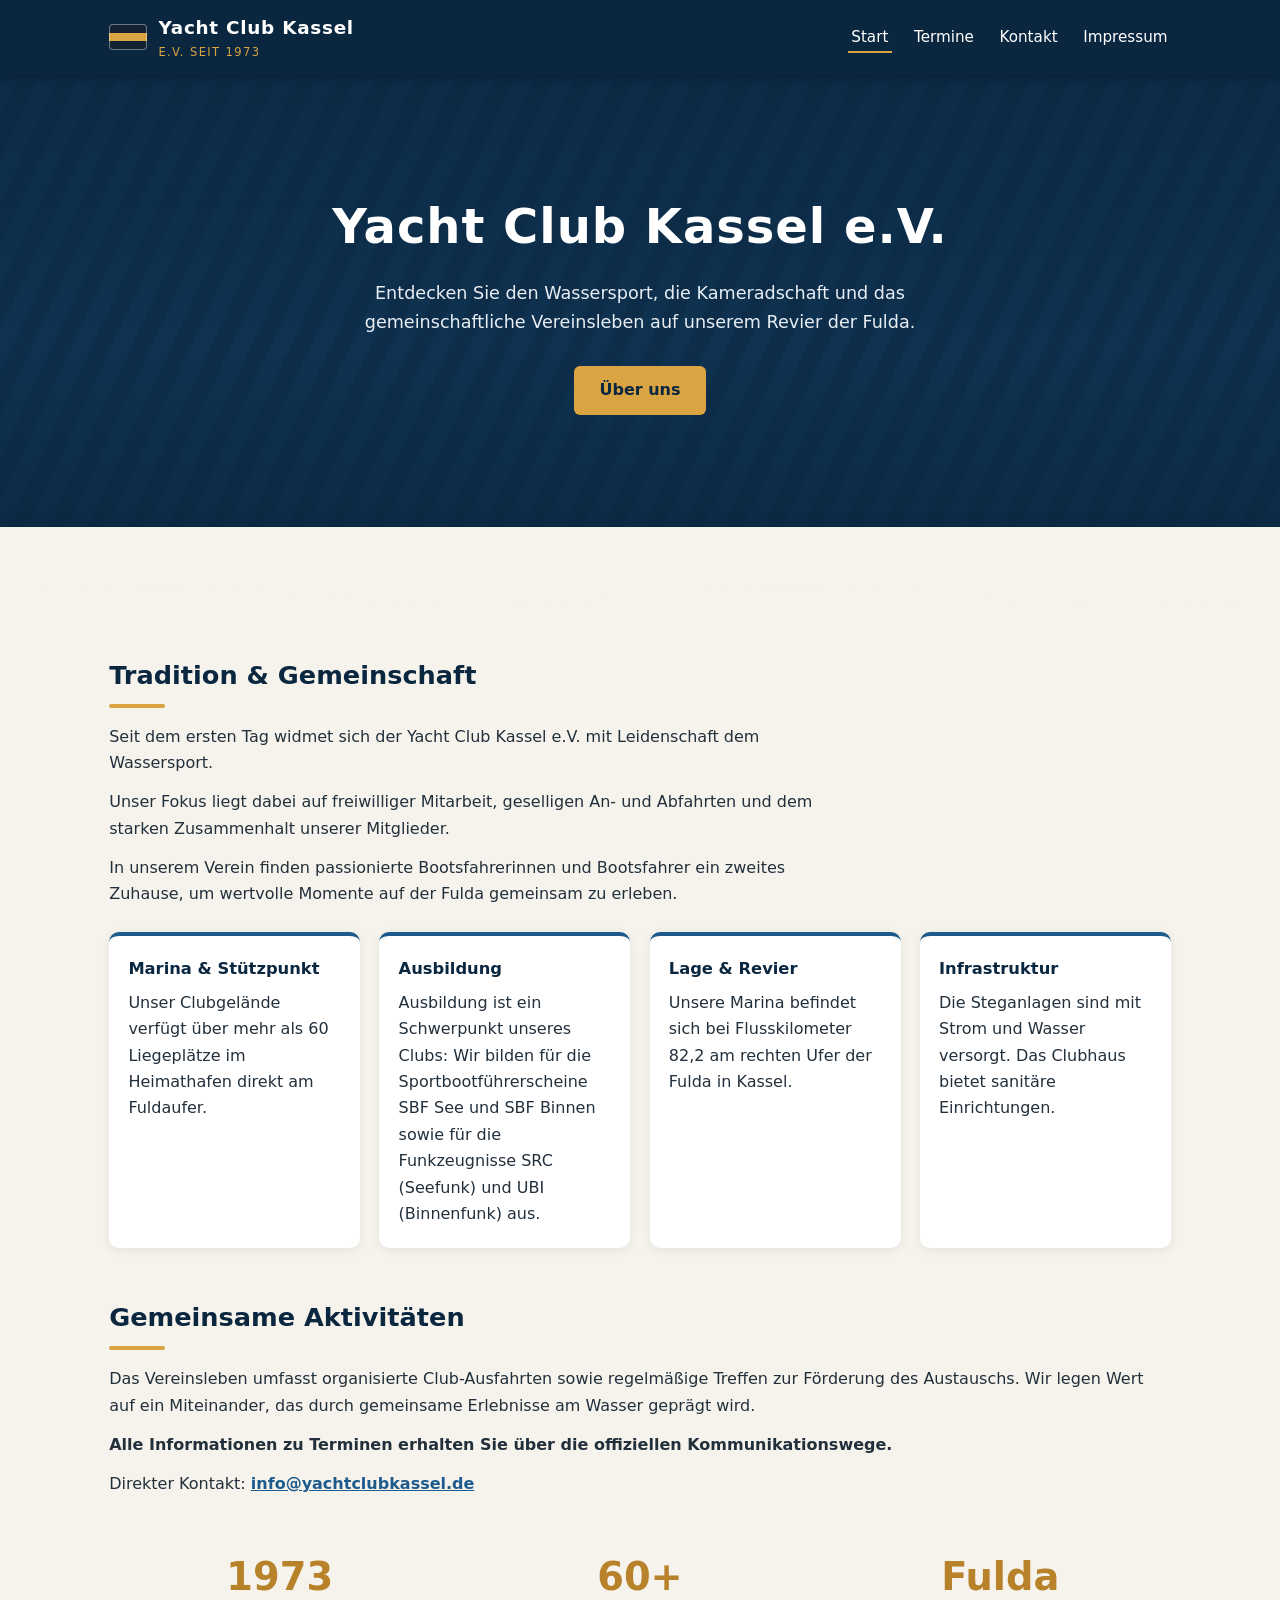
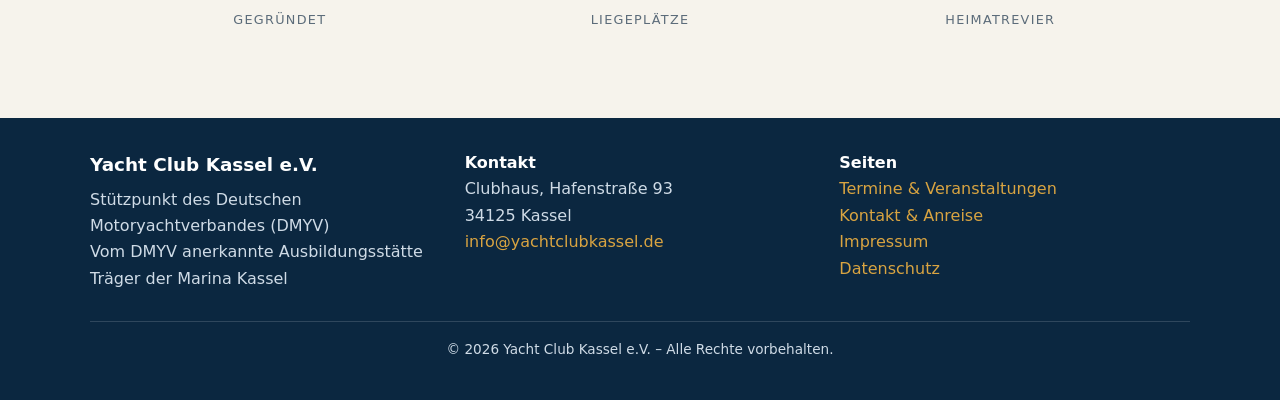
<file: index.html>
<!DOCTYPE html>
<html lang="de">
<head>
  <meta charset="UTF-8">
  <meta name="viewport" content="width=device-width, initial-scale=1.0">
  <title>Startseite | Yacht Club Kassel e.V.</title>
  <meta name="description" content="Der Yacht Club Kassel e.V. – Wassersport, Kameradschaft und Vereinsleben auf der Fulda. Marina mit über 60 Liegeplätzen, Ausbildung für SBF und Funkzeugnisse.">
  <link rel="stylesheet" href="css/styles.css">
</head>
<body>
  <header class="site-header">
    <div class="header-inner">
      <a class="brand" href="index.html">
        <span class="flag" aria-hidden="true"></span>
        <span class="brand-name">Yacht Club Kassel<span>e.V. seit 1973</span></span>
      </a>
      <nav class="main-nav" aria-label="Hauptnavigation">
        <ul>
          <li><a href="index.html" aria-current="page">Start</a></li>
          <li><a href="termine.html">Termine</a></li>
          <li><a href="kontakt.html">Kontakt</a></li>
          <li><a href="impressum.html">Impressum</a></li>
        </ul>
      </nav>
    </div>
  </header>

  <section class="hero">
    <h1>Yacht Club Kassel e.V.</h1>
    <p>Entdecken Sie den Wassersport, die Kameradschaft und das gemeinschaftliche Vereinsleben auf unserem Revier der Fulda.</p>
    <a class="cta" href="#about">Über uns</a>
  </section>
  <svg class="wave" viewBox="0 0 1200 40" preserveAspectRatio="none" aria-hidden="true">
    <path d="M0,40 L0,20 Q150,0 300,20 T600,20 T900,20 T1200,20 L1200,40 Z" fill="#f6f3ec"/>
  </svg>

  <main>
    <section id="about">
      <h2>Tradition &amp; Gemeinschaft</h2>
      <div class="about-text">
        <p>Seit dem ersten Tag widmet sich der Yacht Club Kassel e.V. mit Leidenschaft dem Wassersport.</p>
        <p>Unser Fokus liegt dabei auf freiwilliger Mitarbeit, geselligen An- und Abfahrten und dem starken Zusammenhalt unserer Mitglieder.</p>
        <p>In unserem Verein finden passionierte Bootsfahrerinnen und Bootsfahrer ein zweites Zuhause, um wertvolle Momente auf der Fulda gemeinsam zu erleben.</p>
      </div>
      <div class="cards">
        <div class="card">
          <h3>Marina &amp; Stützpunkt</h3>
          <p>Unser Clubgelände verfügt über mehr als 60 Liegeplätze im Heimathafen direkt am Fuldaufer.</p>
        </div>
        <div class="card">
          <h3>Ausbildung</h3>
          <p>Ausbildung ist ein Schwerpunkt unseres Clubs: Wir bilden für die Sportbootführerscheine SBF See und SBF Binnen sowie für die Funkzeugnisse SRC (Seefunk) und UBI (Binnenfunk) aus.</p>
        </div>
        <div class="card">
          <h3>Lage &amp; Revier</h3>
          <p>Unsere Marina befindet sich bei Flusskilometer 82,2 am rechten Ufer der Fulda in Kassel.</p>
        </div>
        <div class="card">
          <h3>Infrastruktur</h3>
          <p>Die Steganlagen sind mit Strom und Wasser versorgt. Das Clubhaus bietet sanitäre Einrichtungen.</p>
        </div>
      </div>
    </section>

    <section id="aktivitaeten">
      <h2>Gemeinsame Aktivitäten</h2>
      <p>Das Vereinsleben umfasst organisierte Club-Ausfahrten sowie regelmäßige Treffen zur Förderung des Austauschs. Wir legen Wert auf ein Miteinander, das durch gemeinsame Erlebnisse am Wasser geprägt wird.</p>
      <p><strong>Alle Informationen zu Terminen erhalten Sie über die offiziellen Kommunikationswege.</strong></p>
      <p>Direkter Kontakt: <a class="mail" href="mailto:info@yachtclubkassel.de">info@yachtclubkassel.de</a></p>
    </section>

    <section id="zahlen">
      <div class="stats">
        <div class="stat"><div class="num">1973</div><div class="label">Gegründet</div></div>
        <div class="stat"><div class="num">60+</div><div class="label">Liegeplätze</div></div>
        <div class="stat"><div class="num">Fulda</div><div class="label">Heimatrevier</div></div>
      </div>
    </section>
  </main>

  <footer class="site-footer">
    <div class="footer-inner">
      <div>
        <h3>Yacht Club Kassel e.V.</h3>
        <p>Stützpunkt des Deutschen Motoryachtverbandes (DMYV)<br>
        Vom DMYV anerkannte Ausbildungsstätte<br>
        Träger der Marina Kassel</p>
      </div>
      <div>
        <strong>Kontakt</strong><br>
        Clubhaus, Hafenstraße 93<br>
        34125 Kassel<br>
        <a href="mailto:info@yachtclubkassel.de">info@yachtclubkassel.de</a>
      </div>
      <div>
        <strong>Seiten</strong><br>
        <a href="termine.html">Termine &amp; Veranstaltungen</a><br>
        <a href="kontakt.html">Kontakt &amp; Anreise</a><br>
        <a href="impressum.html">Impressum</a><br>
        <a href="datenschutz.html">Datenschutz</a>
      </div>
    </div>
    <div class="footer-bottom">© 2026 Yacht Club Kassel e.V. – Alle Rechte vorbehalten.</div>
  </footer>
</body>
</html>
</file>
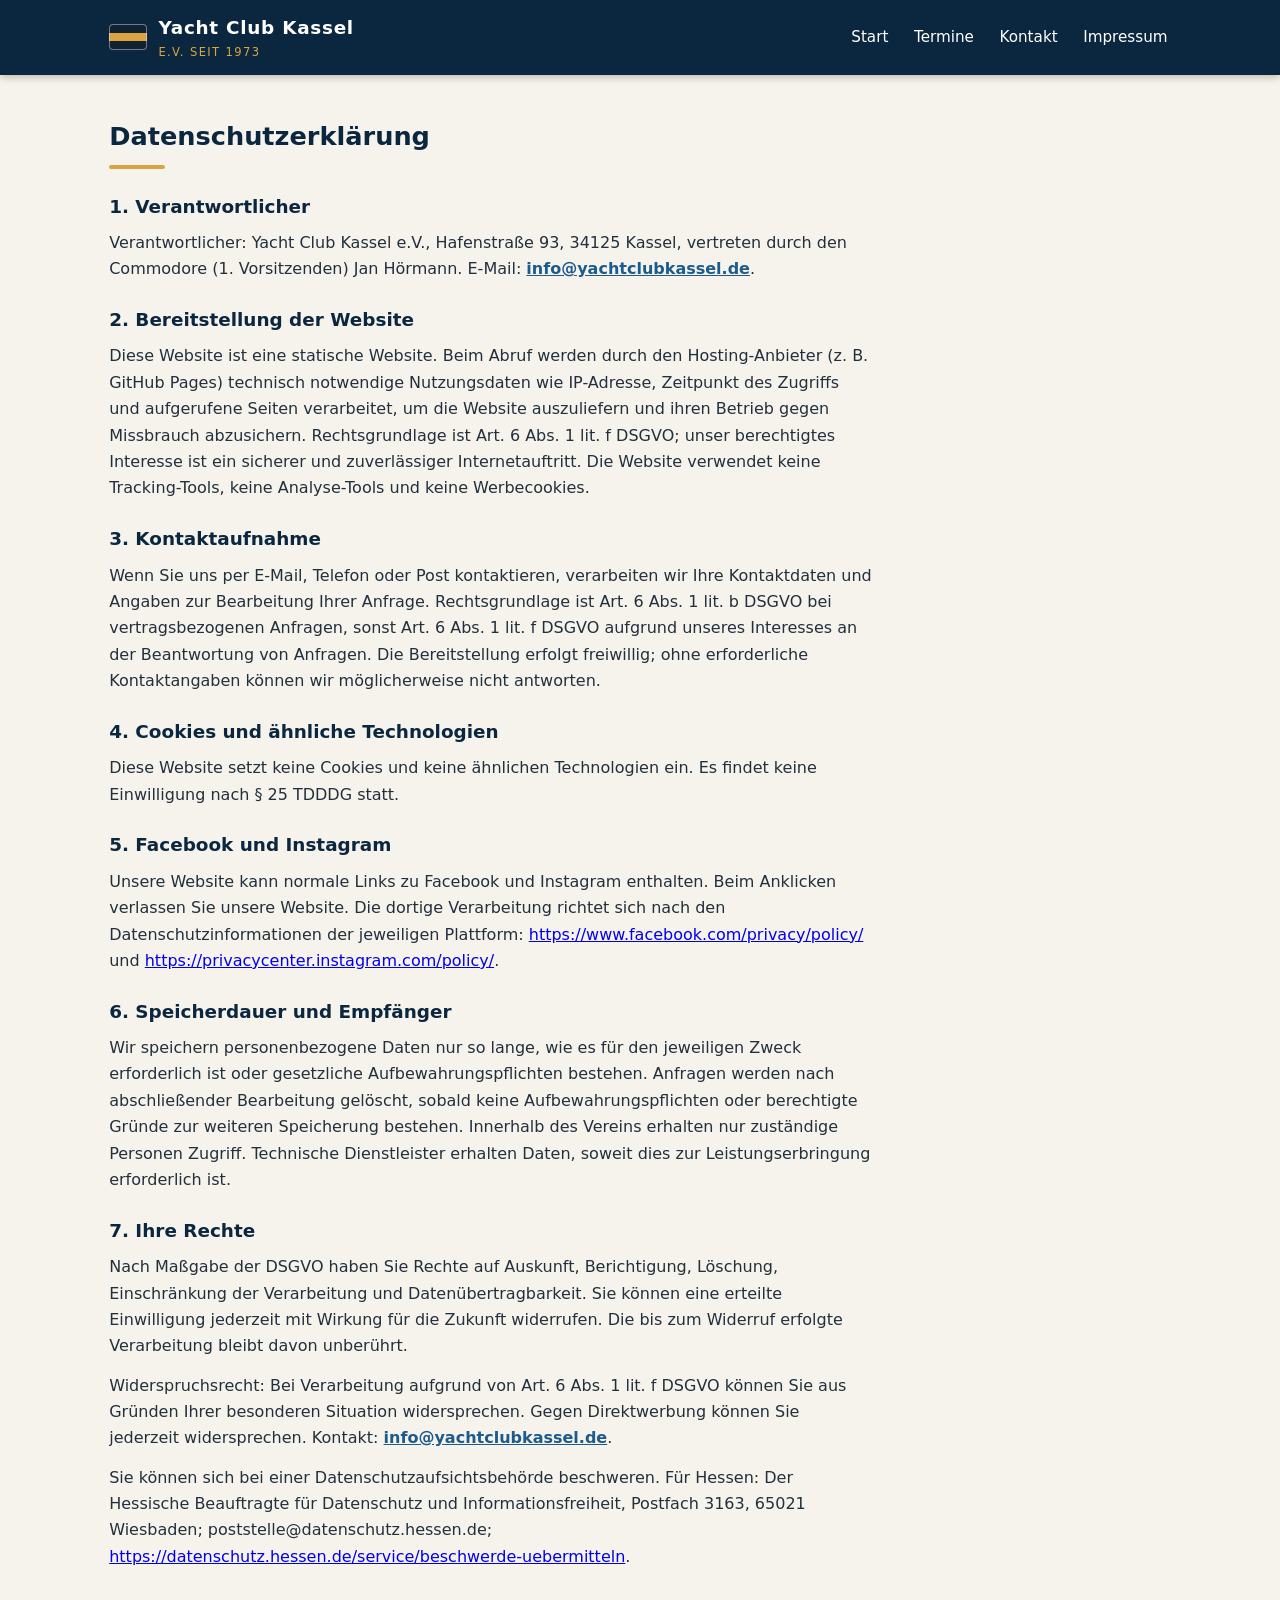
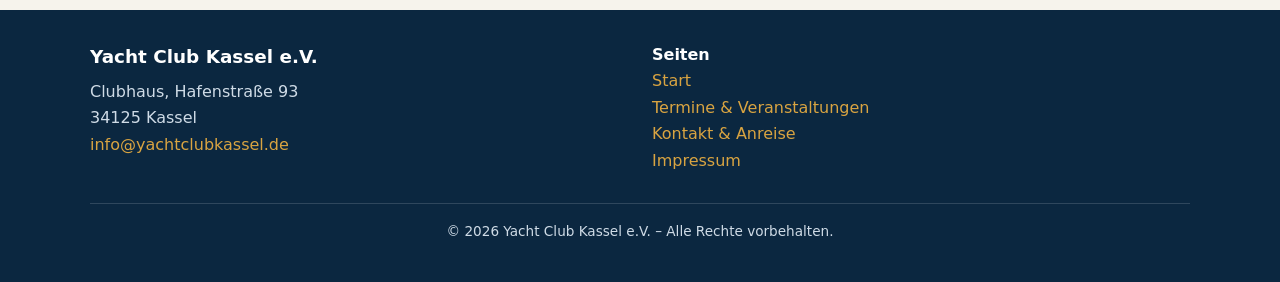
<file: datenschutz.html>
<!DOCTYPE html>
<html lang="de">
<head>
  <meta charset="UTF-8">
  <meta name="viewport" content="width=device-width, initial-scale=1.0">
  <title>Datenschutz | Yacht Club Kassel e.V.</title>
  <link rel="stylesheet" href="css/styles.css">
</head>
<body>
  <header class="site-header">
    <div class="header-inner">
      <a class="brand" href="index.html">
        <span class="flag" aria-hidden="true"></span>
        <span class="brand-name">Yacht Club Kassel<span>e.V. seit 1973</span></span>
      </a>
      <nav class="main-nav" aria-label="Hauptnavigation">
        <ul>
          <li><a href="index.html">Start</a></li>
          <li><a href="termine.html">Termine</a></li>
          <li><a href="kontakt.html">Kontakt</a></li>
          <li><a href="impressum.html">Impressum</a></li>
        </ul>
      </nav>
    </div>
  </header>

  <main class="legal">
    <h2>Datenschutzerklärung</h2>

    <h3>1. Verantwortlicher</h3>
    <p>Verantwortlicher: Yacht Club Kassel e.V., Hafenstraße 93, 34125 Kassel, vertreten durch den Commodore (1. Vorsitzenden) Jan Hörmann. E-Mail: <a class="mail" href="mailto:info@yachtclubkassel.de">info@yachtclubkassel.de</a>.</p>

    <h3>2. Bereitstellung der Website</h3>
    <p>Diese Website ist eine statische Website. Beim Abruf werden durch den Hosting-Anbieter (z. B. GitHub Pages) technisch notwendige Nutzungsdaten wie IP-Adresse, Zeitpunkt des Zugriffs und aufgerufene Seiten verarbeitet, um die Website auszuliefern und ihren Betrieb gegen Missbrauch abzusichern. Rechtsgrundlage ist Art. 6 Abs. 1 lit. f DSGVO; unser berechtigtes Interesse ist ein sicherer und zuverlässiger Internetauftritt. Die Website verwendet keine Tracking-Tools, keine Analyse-Tools und keine Werbecookies.</p>

    <h3>3. Kontaktaufnahme</h3>
    <p>Wenn Sie uns per E-Mail, Telefon oder Post kontaktieren, verarbeiten wir Ihre Kontaktdaten und Angaben zur Bearbeitung Ihrer Anfrage. Rechtsgrundlage ist Art. 6 Abs. 1 lit. b DSGVO bei vertragsbezogenen Anfragen, sonst Art. 6 Abs. 1 lit. f DSGVO aufgrund unseres Interesses an der Beantwortung von Anfragen. Die Bereitstellung erfolgt freiwillig; ohne erforderliche Kontaktangaben können wir möglicherweise nicht antworten.</p>

    <h3>4. Cookies und ähnliche Technologien</h3>
    <p>Diese Website setzt keine Cookies und keine ähnlichen Technologien ein. Es findet keine Einwilligung nach § 25 TDDDG statt.</p>

    <h3>5. Facebook und Instagram</h3>
    <p>Unsere Website kann normale Links zu Facebook und Instagram enthalten. Beim Anklicken verlassen Sie unsere Website. Die dortige Verarbeitung richtet sich nach den Datenschutzinformationen der jeweiligen Plattform: <a href="https://www.facebook.com/privacy/policy/" rel="noopener">https://www.facebook.com/privacy/policy/</a> und <a href="https://privacycenter.instagram.com/policy/" rel="noopener">https://privacycenter.instagram.com/policy/</a>.</p>

    <h3>6. Speicherdauer und Empfänger</h3>
    <p>Wir speichern personenbezogene Daten nur so lange, wie es für den jeweiligen Zweck erforderlich ist oder gesetzliche Aufbewahrungspflichten bestehen. Anfragen werden nach abschließender Bearbeitung gelöscht, sobald keine Aufbewahrungspflichten oder berechtigte Gründe zur weiteren Speicherung bestehen. Innerhalb des Vereins erhalten nur zuständige Personen Zugriff. Technische Dienstleister erhalten Daten, soweit dies zur Leistungserbringung erforderlich ist.</p>

    <h3>7. Ihre Rechte</h3>
    <p>Nach Maßgabe der DSGVO haben Sie Rechte auf Auskunft, Berichtigung, Löschung, Einschränkung der Verarbeitung und Datenübertragbarkeit. Sie können eine erteilte Einwilligung jederzeit mit Wirkung für die Zukunft widerrufen. Die bis zum Widerruf erfolgte Verarbeitung bleibt davon unberührt.</p>
    <p>Widerspruchsrecht: Bei Verarbeitung aufgrund von Art. 6 Abs. 1 lit. f DSGVO können Sie aus Gründen Ihrer besonderen Situation widersprechen. Gegen Direktwerbung können Sie jederzeit widersprechen. Kontakt: <a class="mail" href="mailto:info@yachtclubkassel.de">info@yachtclubkassel.de</a>.</p>
    <p>Sie können sich bei einer Datenschutzaufsichtsbehörde beschweren. Für Hessen: Der Hessische Beauftragte für Datenschutz und Informationsfreiheit, Postfach 3163, 65021 Wiesbaden; poststelle@datenschutz.hessen.de; <a href="https://datenschutz.hessen.de/service/beschwerde-uebermitteln" rel="noopener">https://datenschutz.hessen.de/service/beschwerde-uebermitteln</a>.</p>
  </main>

  <footer class="site-footer">
    <div class="footer-inner">
      <div>
        <h3>Yacht Club Kassel e.V.</h3>
        <p>Clubhaus, Hafenstraße 93<br>34125 Kassel<br>
        <a href="mailto:info@yachtclubkassel.de">info@yachtclubkassel.de</a></p>
      </div>
      <div>
        <strong>Seiten</strong><br>
        <a href="index.html">Start</a><br>
        <a href="termine.html">Termine &amp; Veranstaltungen</a><br>
        <a href="kontakt.html">Kontakt &amp; Anreise</a><br>
        <a href="impressum.html">Impressum</a>
      </div>
    </div>
    <div class="footer-bottom">© 2026 Yacht Club Kassel e.V. – Alle Rechte vorbehalten.</div>
  </footer>
</body>
</html>
</file>
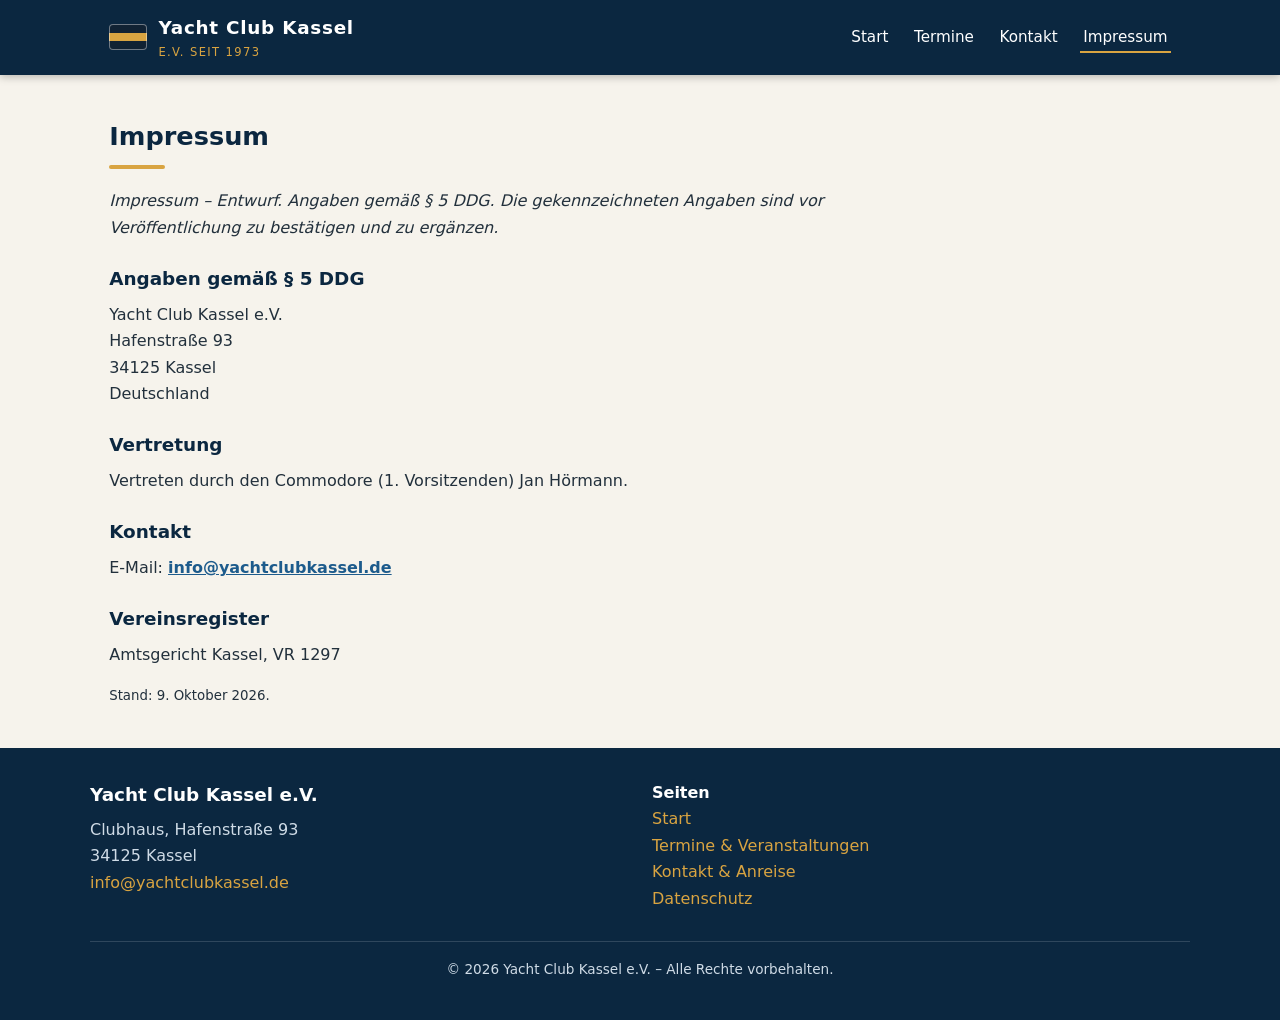
<file: impressum.html>
<!DOCTYPE html>
<html lang="de">
<head>
  <meta charset="UTF-8">
  <meta name="viewport" content="width=device-width, initial-scale=1.0">
  <title>Impressum | Yacht Club Kassel e.V.</title>
  <link rel="stylesheet" href="css/styles.css">
</head>
<body>
  <header class="site-header">
    <div class="header-inner">
      <a class="brand" href="index.html">
        <span class="flag" aria-hidden="true"></span>
        <span class="brand-name">Yacht Club Kassel<span>e.V. seit 1973</span></span>
      </a>
      <nav class="main-nav" aria-label="Hauptnavigation">
        <ul>
          <li><a href="index.html">Start</a></li>
          <li><a href="termine.html">Termine</a></li>
          <li><a href="kontakt.html">Kontakt</a></li>
          <li><a href="impressum.html" aria-current="page">Impressum</a></li>
        </ul>
      </nav>
    </div>
  </header>

  <main class="legal">
    <h2>Impressum</h2>
    <p><em>Impressum – Entwurf. Angaben gemäß § 5 DDG. Die gekennzeichneten Angaben sind vor Veröffentlichung zu bestätigen und zu ergänzen.</em></p>

    <h3>Angaben gemäß § 5 DDG</h3>
    <p>Yacht Club Kassel e.V.<br>
    Hafenstraße 93<br>
    34125 Kassel<br>
    Deutschland</p>

    <h3>Vertretung</h3>
    <p>Vertreten durch den Commodore (1. Vorsitzenden) Jan Hörmann.</p>

    <h3>Kontakt</h3>
    <p>E-Mail: <a class="mail" href="mailto:info@yachtclubkassel.de">info@yachtclubkassel.de</a></p>

    <h3>Vereinsregister</h3>
    <p>Amtsgericht Kassel, VR 1297</p>

    <p><small>Stand: 9. Oktober 2026.</small></p>
  </main>

  <footer class="site-footer">
    <div class="footer-inner">
      <div>
        <h3>Yacht Club Kassel e.V.</h3>
        <p>Clubhaus, Hafenstraße 93<br>34125 Kassel<br>
        <a href="mailto:info@yachtclubkassel.de">info@yachtclubkassel.de</a></p>
      </div>
      <div>
        <strong>Seiten</strong><br>
        <a href="index.html">Start</a><br>
        <a href="termine.html">Termine &amp; Veranstaltungen</a><br>
        <a href="kontakt.html">Kontakt &amp; Anreise</a><br>
        <a href="datenschutz.html">Datenschutz</a>
      </div>
    </div>
    <div class="footer-bottom">© 2026 Yacht Club Kassel e.V. – Alle Rechte vorbehalten.</div>
  </footer>
</body>
</html>
</file>
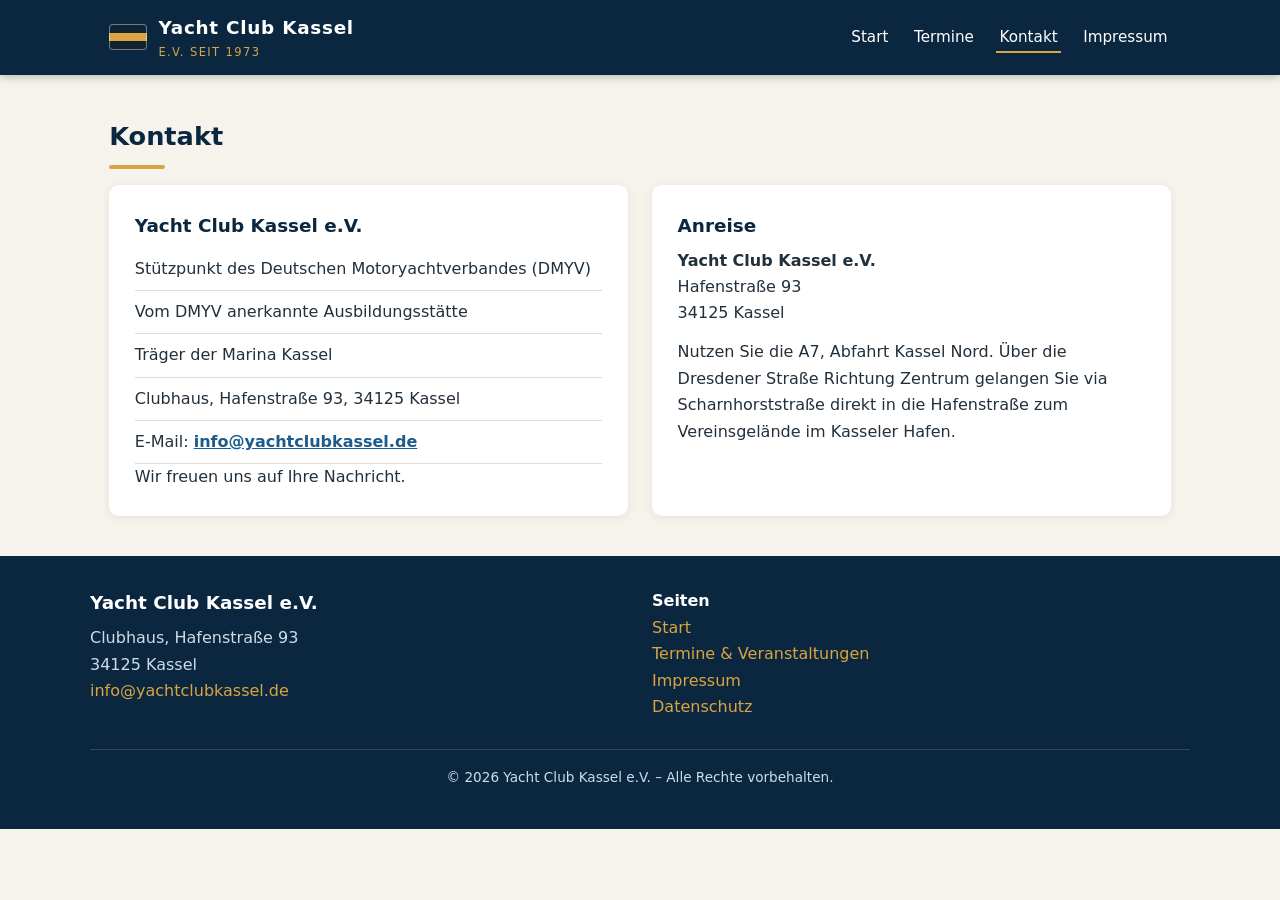
<file: kontakt.html>
<!DOCTYPE html>
<html lang="de">
<head>
  <meta charset="UTF-8">
  <meta name="viewport" content="width=device-width, initial-scale=1.0">
  <title>Kontakt &amp; Anreise | Yacht Club Kassel e.V.</title>
  <meta name="description" content="Kontakt und Anreise zum Yacht Club Kassel e.V.: Clubhaus Hafenstraße 93, 34125 Kassel, direkt an der Fulda.">
  <link rel="stylesheet" href="css/styles.css">
</head>
<body>
  <header class="site-header">
    <div class="header-inner">
      <a class="brand" href="index.html">
        <span class="flag" aria-hidden="true"></span>
        <span class="brand-name">Yacht Club Kassel<span>e.V. seit 1973</span></span>
      </a>
      <nav class="main-nav" aria-label="Hauptnavigation">
        <ul>
          <li><a href="index.html">Start</a></li>
          <li><a href="termine.html">Termine</a></li>
          <li><a href="kontakt.html" aria-current="page">Kontakt</a></li>
          <li><a href="impressum.html">Impressum</a></li>
        </ul>
      </nav>
    </div>
  </header>

  <main>
    <h2>Kontakt</h2>
    <div class="contact-grid">
      <div class="panel">
        <h3>Yacht Club Kassel e.V.</h3>
        <ul class="info-list">
          <li>Stützpunkt des Deutschen Motoryachtverbandes (DMYV)</li>
          <li>Vom DMYV anerkannte Ausbildungsstätte</li>
          <li>Träger der Marina Kassel</li>
          <li>Clubhaus, Hafenstraße 93, 34125 Kassel</li>
          <li>E-Mail: <a class="mail" href="mailto:info@yachtclubkassel.de">info@yachtclubkassel.de</a></li>
        </ul>
        <p>Wir freuen uns auf Ihre Nachricht.</p>
      </div>
      <div class="panel">
        <h3>Anreise</h3>
        <p><strong>Yacht Club Kassel e.V.</strong><br>Hafenstraße 93<br>34125 Kassel</p>
        <p>Nutzen Sie die A7, Abfahrt Kassel Nord. Über die Dresdener Straße Richtung Zentrum gelangen Sie via Scharnhorststraße direkt in die Hafenstraße zum Vereinsgelände im Kasseler Hafen.</p>
      </div>
    </div>
  </main>

  <footer class="site-footer">
    <div class="footer-inner">
      <div>
        <h3>Yacht Club Kassel e.V.</h3>
        <p>Clubhaus, Hafenstraße 93<br>34125 Kassel<br>
        <a href="mailto:info@yachtclubkassel.de">info@yachtclubkassel.de</a></p>
      </div>
      <div>
        <strong>Seiten</strong><br>
        <a href="index.html">Start</a><br>
        <a href="termine.html">Termine &amp; Veranstaltungen</a><br>
        <a href="impressum.html">Impressum</a><br>
        <a href="datenschutz.html">Datenschutz</a>
      </div>
    </div>
    <div class="footer-bottom">© 2026 Yacht Club Kassel e.V. – Alle Rechte vorbehalten.</div>
  </footer>
</body>
</html>
</file>
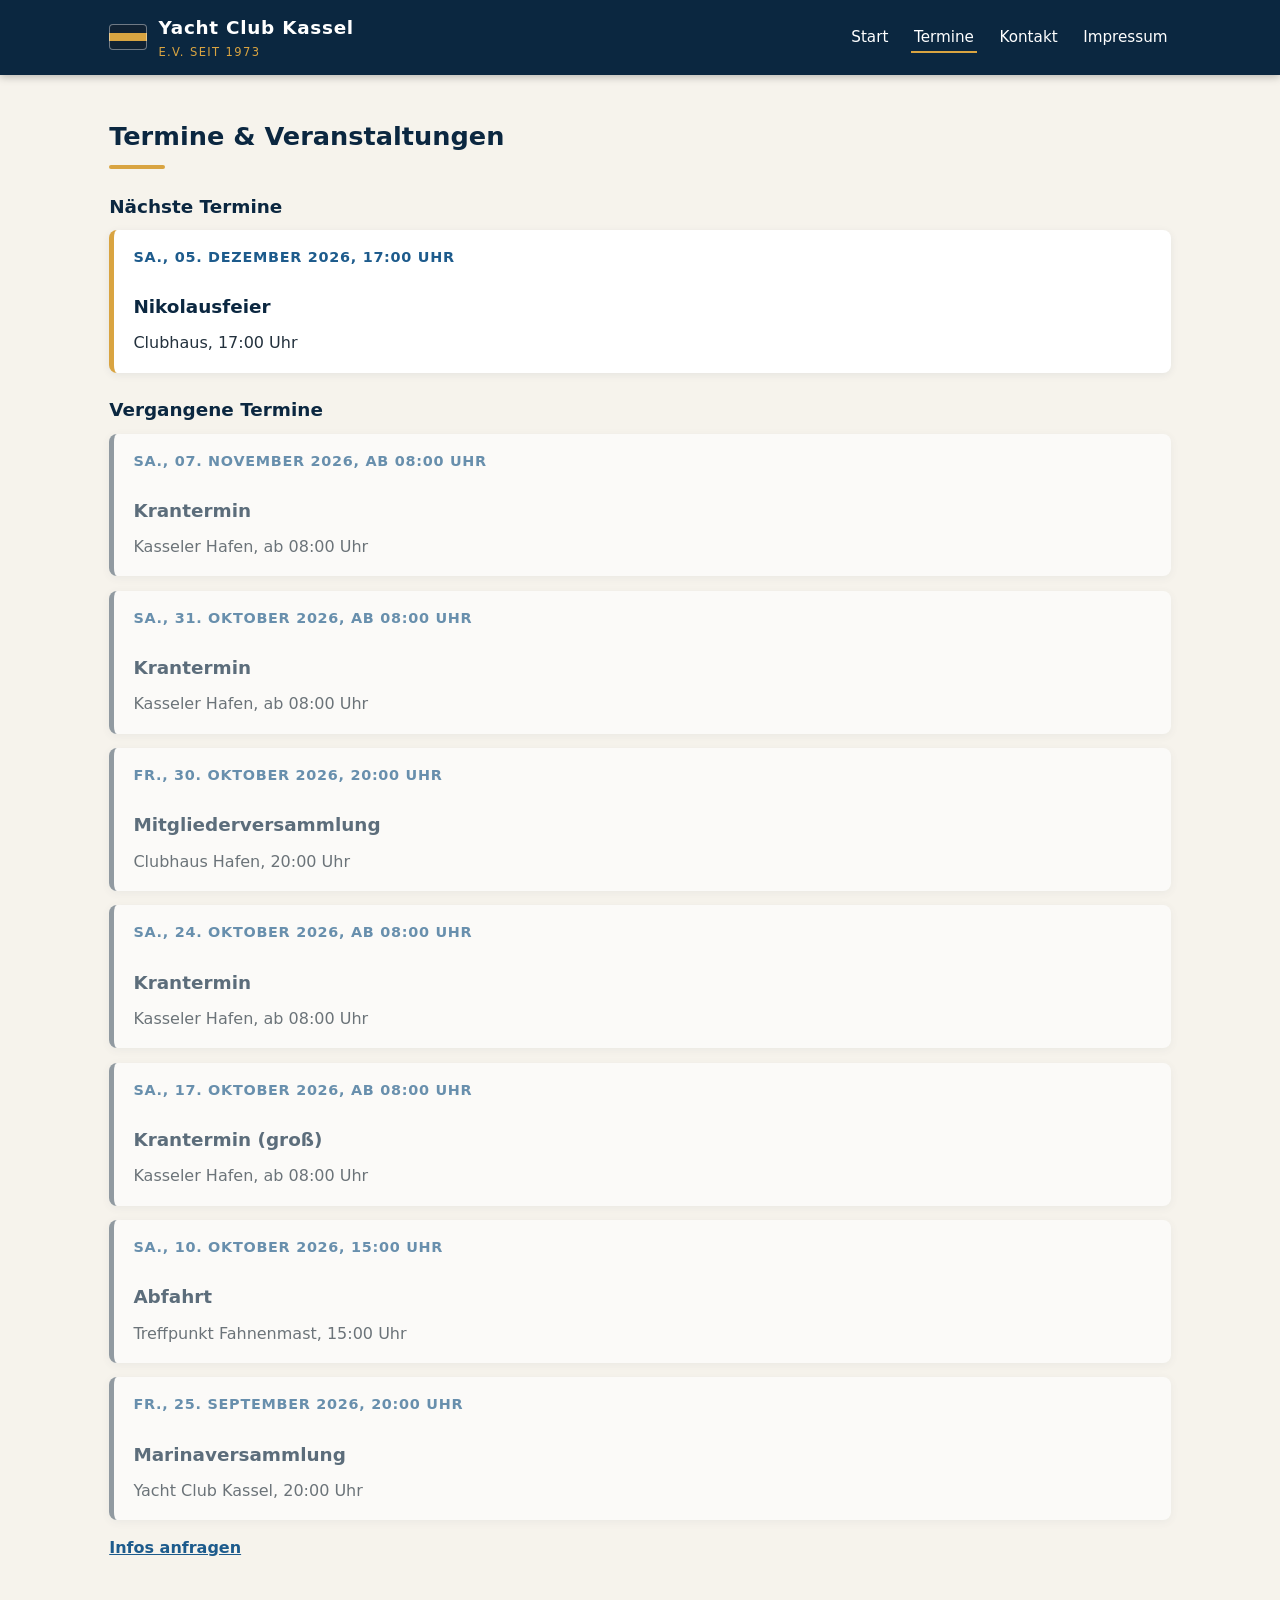
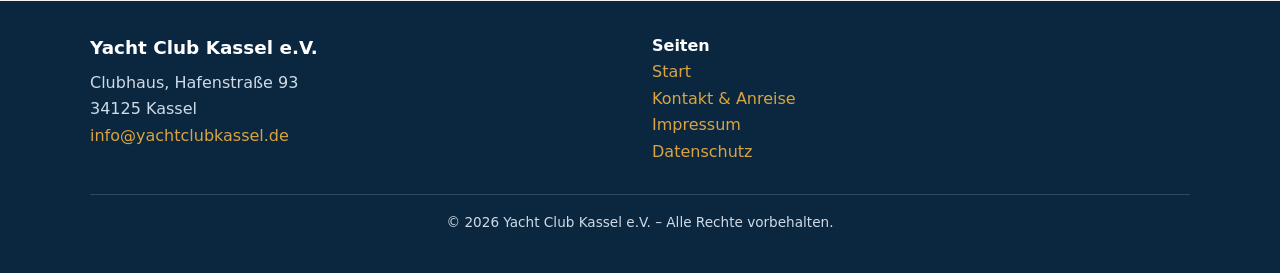
<file: termine.html>
<!DOCTYPE html>
<html lang="de">
<head>
  <meta charset="UTF-8">
  <meta name="viewport" content="width=device-width, initial-scale=1.0">
  <title>Termine &amp; Veranstaltungen | Yacht Club Kassel e.V.</title>
  <meta name="description" content="Termine und Veranstaltungen des Yacht Club Kassel e.V.: Nikolausfeier, Krantermine, Abfahrten, Versammlungen und mehr.">
  <link rel="stylesheet" href="css/styles.css">
</head>
<body>
  <header class="site-header">
    <div class="header-inner">
      <a class="brand" href="index.html">
        <span class="flag" aria-hidden="true"></span>
        <span class="brand-name">Yacht Club Kassel<span>e.V. seit 1973</span></span>
      </a>
      <nav class="main-nav" aria-label="Hauptnavigation">
        <ul>
          <li><a href="index.html">Start</a></li>
          <li><a href="termine.html" aria-current="page">Termine</a></li>
          <li><a href="kontakt.html">Kontakt</a></li>
          <li><a href="impressum.html">Impressum</a></li>
        </ul>
      </nav>
    </div>
  </header>

  <main class="legal">
    <h2>Termine &amp; Veranstaltungen</h2>

    <h3>Nächste Termine</h3>
    <div class="event">
      <div class="date">Sa., 05. Dezember 2026, 17:00 Uhr</div>
      <h3>Nikolausfeier</h3>
      <p>Clubhaus, 17:00 Uhr</p>
    </div>

    <h3>Vergangene Termine</h3>
    <div class="event past">
      <div class="date">Sa., 07. November 2026, ab 08:00 Uhr</div>
      <h3>Krantermin</h3>
      <p>Kasseler Hafen, ab 08:00 Uhr</p>
    </div>
    <div class="event past">
      <div class="date">Sa., 31. Oktober 2026, ab 08:00 Uhr</div>
      <h3>Krantermin</h3>
      <p>Kasseler Hafen, ab 08:00 Uhr</p>
    </div>
    <div class="event past">
      <div class="date">Fr., 30. Oktober 2026, 20:00 Uhr</div>
      <h3>Mitgliederversammlung</h3>
      <p>Clubhaus Hafen, 20:00 Uhr</p>
    </div>
    <div class="event past">
      <div class="date">Sa., 24. Oktober 2026, ab 08:00 Uhr</div>
      <h3>Krantermin</h3>
      <p>Kasseler Hafen, ab 08:00 Uhr</p>
    </div>
    <div class="event past">
      <div class="date">Sa., 17. Oktober 2026, ab 08:00 Uhr</div>
      <h3>Krantermin (groß)</h3>
      <p>Kasseler Hafen, ab 08:00 Uhr</p>
    </div>
    <div class="event past">
      <div class="date">Sa., 10. Oktober 2026, 15:00 Uhr</div>
      <h3>Abfahrt</h3>
      <p>Treffpunkt Fahnenmast, 15:00 Uhr</p>
    </div>
    <div class="event past">
      <div class="date">Fr., 25. September 2026, 20:00 Uhr</div>
      <h3>Marinaversammlung</h3>
      <p>Yacht Club Kassel, 20:00 Uhr</p>
    </div>

    <p><a class="mail" href="mailto:info@yachtclubkassel.de">Infos anfragen</a></p>
  </main>

  <footer class="site-footer">
    <div class="footer-inner">
      <div>
        <h3>Yacht Club Kassel e.V.</h3>
        <p>Clubhaus, Hafenstraße 93<br>34125 Kassel<br>
        <a href="mailto:info@yachtclubkassel.de">info@yachtclubkassel.de</a></p>
      </div>
      <div>
        <strong>Seiten</strong><br>
        <a href="index.html">Start</a><br>
        <a href="kontakt.html">Kontakt &amp; Anreise</a><br>
        <a href="impressum.html">Impressum</a><br>
        <a href="datenschutz.html">Datenschutz</a>
      </div>
    </div>
    <div class="footer-bottom">© 2026 Yacht Club Kassel e.V. – Alle Rechte vorbehalten.</div>
  </footer>
</body>
</html>
</file>
<file: css/styles.css>
:root {
  --navy: #0b2740;
  --navy-light: #143a5c;
  --blue: #1d5b8c;
  --accent: #d9a441;
  --accent-dark: #b7822a;
  --sand: #f6f3ec;
  --white: #ffffff;
  --text: #22303c;
  --muted: #5c6c7a;
}

* { margin: 0; padding: 0; box-sizing: border-box; }

html { scroll-behavior: smooth; }

body {
  font-family: "Segoe UI", system-ui, -apple-system, Roboto, Arial, sans-serif;
  color: var(--text);
  background: var(--sand);
  line-height: 1.65;
}

/* Header */
.site-header {
  background: var(--navy);
  color: var(--white);
  position: sticky;
  top: 0;
  z-index: 50;
  box-shadow: 0 2px 8px rgba(0,0,0,0.25);
}

.header-inner {
  max-width: 1100px;
  margin: 0 auto;
  padding: 0.8rem 1.2rem;
  display: flex;
  align-items: center;
  justify-content: space-between;
  gap: 1rem;
  flex-wrap: wrap;
}

.brand {
  display: flex;
  align-items: center;
  gap: 0.7rem;
  color: var(--white);
  text-decoration: none;
}

.brand .flag {
  width: 38px;
  height: 26px;
  border-radius: 4px;
  background: linear-gradient(180deg, #123 0 33%, #d9a441 33% 66%, #123 66%);
  border: 1px solid rgba(255,255,255,0.4);
}

.brand-name { font-size: 1.15rem; font-weight: 700; letter-spacing: 0.04em; }
.brand-name span { display:block; font-size: 0.72rem; font-weight: 400; color: var(--accent); letter-spacing: 0.12em; text-transform: uppercase; }

.main-nav ul { list-style: none; display: flex; gap: 1.2rem; flex-wrap: wrap; }
.main-nav a { color: var(--white); text-decoration: none; font-size: 0.95rem; padding: 0.3rem 0.2rem; border-bottom: 2px solid transparent; }
.main-nav a:hover, .main-nav a[aria-current="page"] { border-bottom-color: var(--accent); color: #fff; }

/* Hero */
.hero {
  position: relative;
  background:
    linear-gradient(180deg, rgba(11,39,64,0.82) 0%, rgba(11,39,64,0.45) 60%, rgba(11,39,64,0.85) 100%),
    repeating-linear-gradient(115deg, #123c5e 0 18px, #0f3252 18px 36px);
  color: var(--white);
  text-align: center;
  padding: clamp(4rem, 10vw, 7rem) 1.2rem;
}

.hero h1 { font-size: clamp(1.9rem, 4.5vw, 3rem); margin-bottom: 0.8rem; letter-spacing: 0.02em; }
.hero p { max-width: 620px; margin: 0 auto; font-size: 1.1rem; color: #e8eef4; }
.hero .cta { display: inline-block; margin-top: 1.8rem; background: var(--accent); color: var(--navy); font-weight: 700; text-decoration: none; padding: 0.7rem 1.6rem; border-radius: 6px; }
.hero .cta:hover { background: var(--accent-dark); color: var(--white); }

.wave { display: block; width: 100%; height: 40px; margin-bottom: -1px; }

/* Sections */
main { max-width: 1100px; margin: 0 auto; padding: 2.5rem 1.2rem; }

section { margin-bottom: 3rem; }
h2 { color: var(--navy); font-size: 1.6rem; margin-bottom: 1rem; }
h2::after { content: ""; display: block; width: 56px; height: 4px; background: var(--accent); margin-top: 0.5rem; border-radius: 2px; }
h3 { color: var(--navy); font-size: 1.15rem; margin-bottom: 0.4rem; }
p + p { margin-top: 0.8rem; }

.about-text { max-width: 720px; }

/* Cards */
.cards { display: grid; gap: 1.2rem; grid-template-columns: repeat(auto-fit, minmax(230px, 1fr)); margin-top: 1.5rem; }
.card { background: var(--white); border-radius: 10px; padding: 1.3rem 1.2rem; box-shadow: 0 2px 10px rgba(11,39,64,0.08); border-top: 4px solid var(--blue); }
.card h3 { font-size: 1.02rem; }

/* Stats */
.stats { display: grid; gap: 1.2rem; grid-template-columns: repeat(auto-fit, minmax(180px, 1fr)); text-align: center; margin-top: 2rem; }
.stat .num { font-size: 2.4rem; font-weight: 800; color: var(--accent-dark); }
.stat .label { color: var(--muted); text-transform: uppercase; letter-spacing: 0.1em; font-size: 0.8rem; }

/* Contact / info blocks */
.info-list { list-style: none; }
.info-list li { padding: 0.5rem 0; border-bottom: 1px solid #e3ddd0; }
.info-list strong { color: var(--navy); }

.contact-grid { display: grid; gap: 1.5rem; grid-template-columns: repeat(auto-fit, minmax(280px, 1fr)); }
.panel { background: var(--white); border-radius: 10px; padding: 1.6rem; box-shadow: 0 2px 10px rgba(11,39,64,0.08); }

/* Events */
.event { background: var(--white); border-left: 5px solid var(--accent); border-radius: 8px; padding: 1rem 1.2rem; margin-bottom: 0.9rem; box-shadow: 0 2px 8px rgba(11,39,64,0.07); }
.event .date { color: var(--blue); font-weight: 700; font-size: 0.9rem; text-transform: uppercase; letter-spacing: 0.05em; }
.event.past { opacity: 0.65; border-left-color: var(--muted); }
.event h3 { margin: 0.2rem 0 0.2rem; }

a.mail { color: var(--blue); font-weight: 600; }
a.mail:hover { color: var(--navy); }

/* Legal pages */
.legal h2 { margin-bottom: 1.2rem; }
.legal h3 { margin: 1.4rem 0 0.5rem; }
.legal p, .legal li { max-width: 75ch; }

/* Footer */
.site-footer {
  background: var(--navy);
  color: #cfdbe6;
  padding: 2rem 1.2rem 2.5rem;
}
.footer-inner { max-width: 1100px; margin: 0 auto; display: grid; gap: 1.5rem; grid-template-columns: repeat(auto-fit, minmax(220px, 1fr)); }
.site-footer h3, .site-footer strong { color: var(--white); }
.site-footer a { color: var(--accent); text-decoration: none; }
.site-footer a:hover { text-decoration: underline; }
.footer-bottom { max-width: 1100px; margin: 1.8rem auto 0; border-top: 1px solid rgba(255,255,255,0.15); padding-top: 1rem; font-size: 0.85rem; text-align: center; }
</file>
